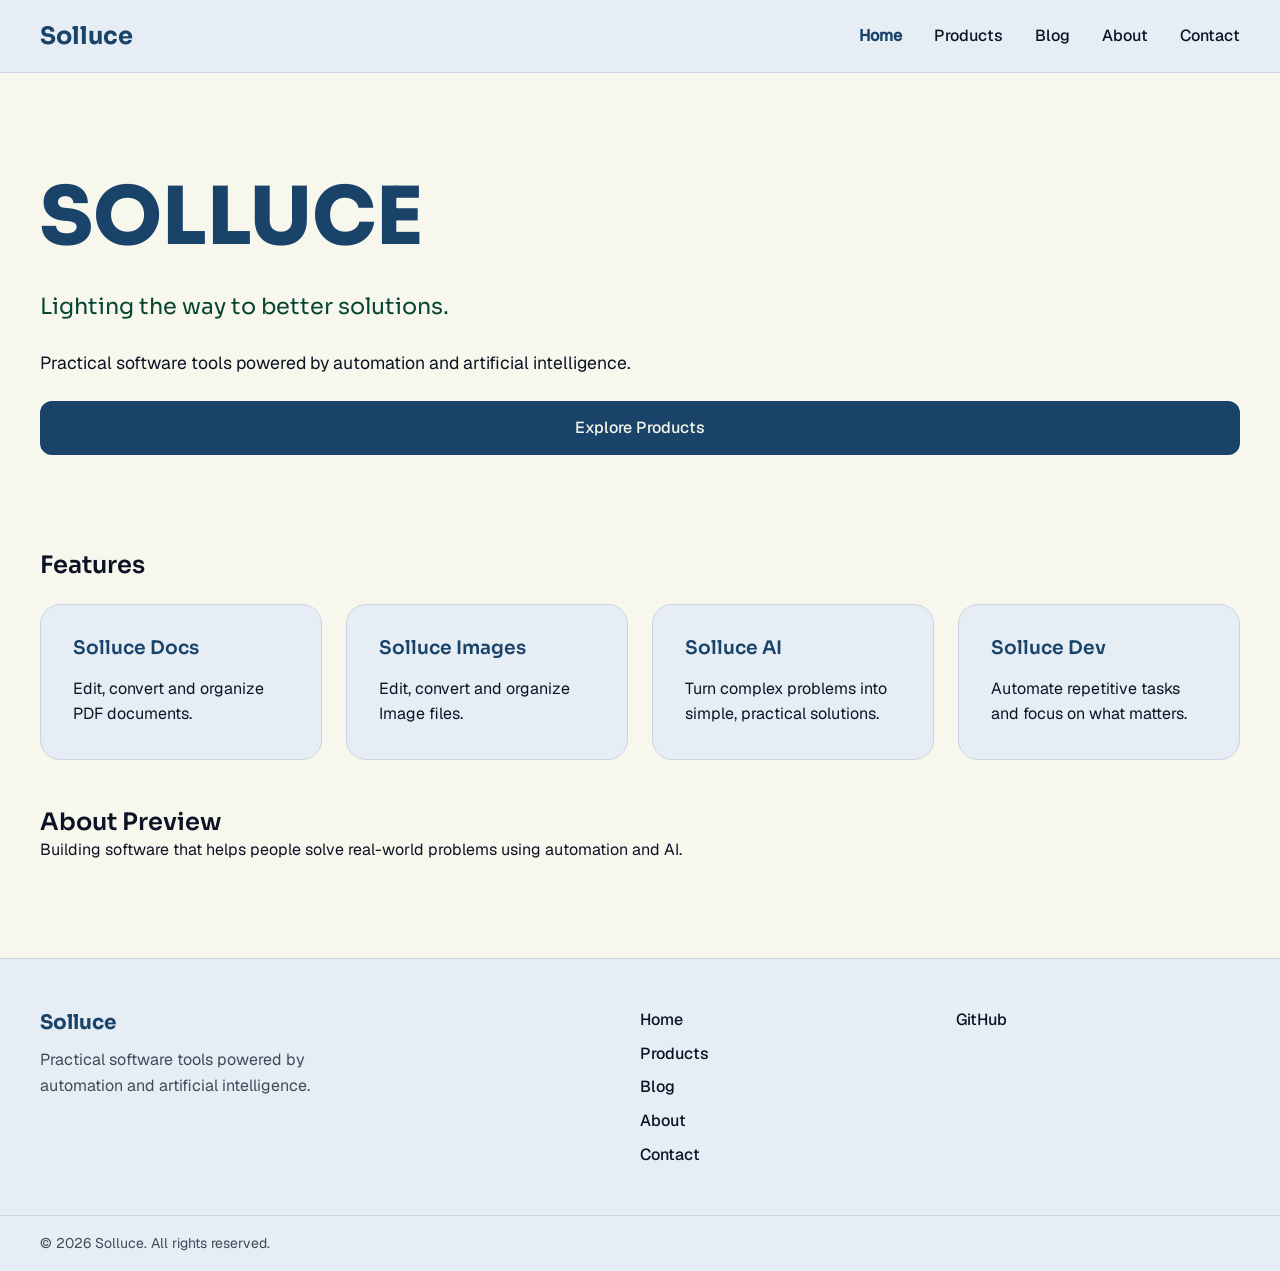
<file: index.html>
<!DOCTYPE html>
<html lang="en">
    <head>
        <meta charset="UTF-8">
        <meta name="viewport" content="width=device-width, initial-scale=1.0">
        <meta name="description" content="Solluce builds practical software tools powered by automation and artificial intelligence.">
        <link rel="stylesheet" href="assets/css/style.css">
        <title>Solluce</title>
    </head>
    <body>

        <a href="#main-content" class="visually-hidden">
            Skip to main content
        </a>

        <!-- Header -->
        <header>
            <div class="container">
                <nav aria-label="Main navigation">
                    <a href="index.html" aria-label="Solluce Home">
                        Solluce
                    </a>
                    <ul>
                        <li>
                            <a href="index.html" aria-current="page">
                                Home
                            </a>
                        </li>
                        <li>
                            <a href="pages/products.html">
                                Products
                            </a>
                        </li>
                        <li>
                            <a href="pages/blog.html">
                                Blog
                            </a>
                        </li>
                        <li>
                            <a href="pages/about.html">
                                About
                            </a>
                        </li>
                        <li>
                            <a href="pages/contact.html">
                                Contact
                            </a>
                        </li>
                    </ul>
                </nav>
            </div>
        </header>

        <main id="main-content">

            <!-- Hero Section -->
            <section class="hero">
                <div class="container">
                    <h1>SOLLUCE</h1>
                    <p class="hero-tagline">
                        Lighting the way to better solutions.
                    </p>
                    <p class="hero-description">
                        Practical software tools powered by automation and artificial intelligence.
                    </p>
                    <a class="button-primary" href="pages/products.html">
                        Explore Products
                    </a>
                </div>
            </section>

            <!-- Features -->
            <section class="features">
                <div class="container">
                    <h2>Features</h2>
                    <div class="card-grid">
                        <article class="card">
                            <div class="card-header">
                                <h3>Solluce Docs</h3>
                            </div>
                            <div class="card-body">
                                <p>
                                    Edit, convert and organize PDF documents.
                                </p>
                            </div>
                        </article>
                        <article class="card">
                            <div class="card-header">
                                <h3>Solluce Images</h3>
                            </div>
                            <div class="card-body">
                                <p>
                                    Edit, convert and organize Image files.
                                </p>
                            </div>
                        </article>
                        <article class="card">
                            <div class="card-header">
                                <h3>Solluce AI</h3>
                            </div>
                            <div class="card-body">
                                <p>
                                    Turn complex problems into simple, practical solutions.
                                </p>
                            </div>
                        </article>
                        <article class="card">
                            <div class="card-header">
                                <h3>Solluce Dev</h3>
                            </div>
                            <div class="card-body">
                                <p>
                                    Automate repetitive tasks and focus on what matters.
                                </p>
                            </div>
                        </article>
                    </div>
                </div>
            </section>

            <!-- About Preview -->
            <section class="about-preview">
                <div class="container">
                    <h2>About Preview</h2>
                    <p>Building software that helps people solve real-world problems using automation and AI.</p>
                </div>
            </section>

        </main>

        <footer>
            <div class="container footer-grid">

                <div class="footer-brand">
                    <a href="index.html" class="footer-logo">Solluce</a>
                    <p>Practical software tools powered by automation and artificial intelligence.</p>
                </div>

                <nav class="footer-nav" aria-label="Footer navigation">
                    <ul>
                        <li><a href="index.html">Home</a></li>
                        <li><a href="pages/products.html">Products</a></li>
                        <li><a href="pages/blog.html">Blog</a></li>
                        <li><a href="pages/about.html">About</a></li>
                        <li><a href="pages/contact.html">Contact</a></li>
                    </ul>
                </nav>

                <div class="footer-social">
                    <a href="https://github.com/Moein-azari/Solluce-web" target="_blank" rel="noopener noreferrer">GitHub</a>
                </div>

            </div>

            <div class="footer-bottom">
                <div class="container">
                    <p>&copy; 2026 Solluce. All rights reserved.</p>
                </div>
            </div>
        </footer>

    </body>
</html>
</file>
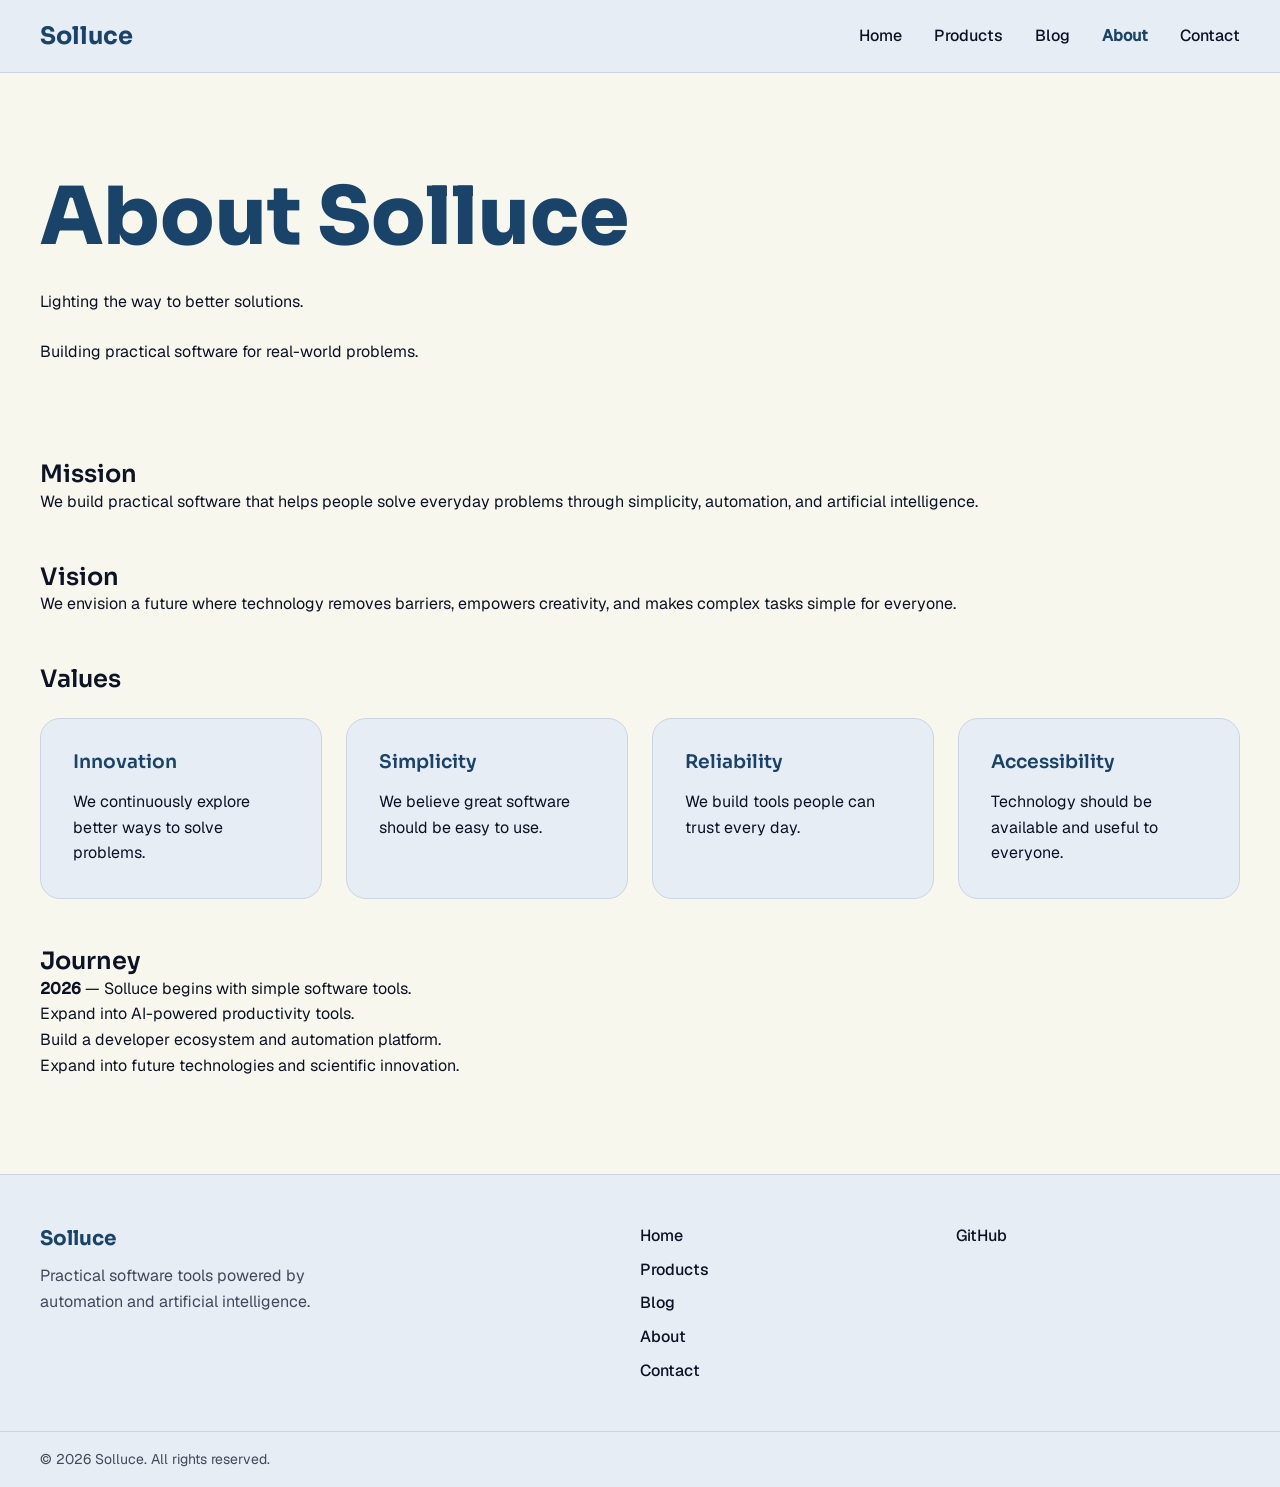
<file: pages/about.html>
<!DOCTYPE html>
<html lang="en">
    <head>
        <meta charset="UTF-8">
        <meta name="viewport" content="width=device-width, initial-scale=1.0">
        <meta name="description" content="Learn why Solluce exists — our mission, vision, and the values behind the software we build.">
        <link rel="stylesheet" href="../assets/css/style.css">
        <title>About - Solluce</title>
    </head>
    <body>

        <a href="#main-content" class="visually-hidden">
            Skip to main content
        </a>

        <!-- Header -->
        <header>
            <div class="container">
                <nav aria-label="Main navigation">
                    <a href="../index.html" aria-label="Solluce Home">
                        Solluce
                    </a>
                    <ul>
                        <li>
                            <a href="../index.html">
                                Home
                            </a>
                        </li>
                        <li>
                            <a href="products.html">
                                Products
                            </a>
                        </li>
                        <li>
                            <a href="blog.html">
                                Blog
                            </a>
                        </li>
                        <li>
                            <a href="about.html" aria-current="page">
                                About
                            </a>
                        </li>
                        <li>
                            <a href="contact.html">
                                Contact
                            </a>
                        </li>
                    </ul>
                </nav>
            </div>
        </header>

        <main id="main-content">

            <!-- Hero -->
            <section class="hero">
                <div class="container">
                    <h1>About Solluce</h1>
                    <p>Lighting the way to better solutions.</p>
                    <p>Building practical software for real-world problems.</p>
                </div>
            </section>

            <!-- Mission -->
            <section class="mission">
                <div class="container">
                    <h2>Mission</h2>
                    <p>We build practical software that helps people solve everyday problems through simplicity, automation, and artificial intelligence.</p>
                </div>
            </section>

            <!-- Vision -->
            <section class="vision">
                <div class="container">
                    <h2>Vision</h2>
                    <p>We envision a future where technology removes barriers, empowers creativity, and makes complex tasks simple for everyone.</p>
                </div>
            </section>

            <!-- Values -->
            <section class="values">
                <div class="container">
                    <h2>Values</h2>
                    <div class="card-grid">
                        <article class="card">
                            <div class="card-header">
                                <h3>Innovation</h3>
                            </div>
                            <div class="card-body">
                                <p>We continuously explore better ways to solve problems.</p>
                            </div>
                        </article>
                        <article class="card">
                            <div class="card-header">
                                <h3>Simplicity</h3>
                            </div>
                            <div class="card-body">
                                <p>We believe great software should be easy to use.</p>
                            </div>
                        </article>
                        <article class="card">
                            <div class="card-header">
                                <h3>Reliability</h3>
                            </div>
                            <div class="card-body">
                                <p>We build tools people can trust every day.</p>
                            </div>
                        </article>
                        <article class="card">
                            <div class="card-header">
                                <h3>Accessibility</h3>
                            </div>
                            <div class="card-body">
                                <p>Technology should be available and useful to everyone.</p>
                            </div>
                        </article>
                    </div>
                </div>
            </section>

            <!-- Timeline -->
            <section class="timeline">
                <div class="container">
                    <h2>Journey</h2>
                    <ol>
                        <li><strong>2026</strong> — Solluce begins with simple software tools.</li>
                        <li>Expand into AI-powered productivity tools.</li>
                        <li>Build a developer ecosystem and automation platform.</li>
                        <li>Expand into future technologies and scientific innovation.</li>
                    </ol>
                </div>
            </section>

        </main>

        <footer>
            <div class="container footer-grid">

                <div class="footer-brand">
                    <a href="../index.html" class="footer-logo">Solluce</a>
                    <p>Practical software tools powered by automation and artificial intelligence.</p>
                </div>

                <nav class="footer-nav" aria-label="Footer navigation">
                    <ul>
                        <li><a href="../index.html">Home</a></li>
                        <li><a href="products.html">Products</a></li>
                        <li><a href="blog.html">Blog</a></li>
                        <li><a href="about.html">About</a></li>
                        <li><a href="contact.html">Contact</a></li>
                    </ul>
                </nav>

                <div class="footer-social">
                    <a href="https://github.com/Moein-azari/Solluce-web" target="_blank" rel="noopener noreferrer">GitHub</a>
                </div>

            </div>

            <div class="footer-bottom">
                <div class="container">
                    <p>&copy; 2026 Solluce. All rights reserved.</p>
                </div>
            </div>
        </footer>

    </body>
</html>
</file>
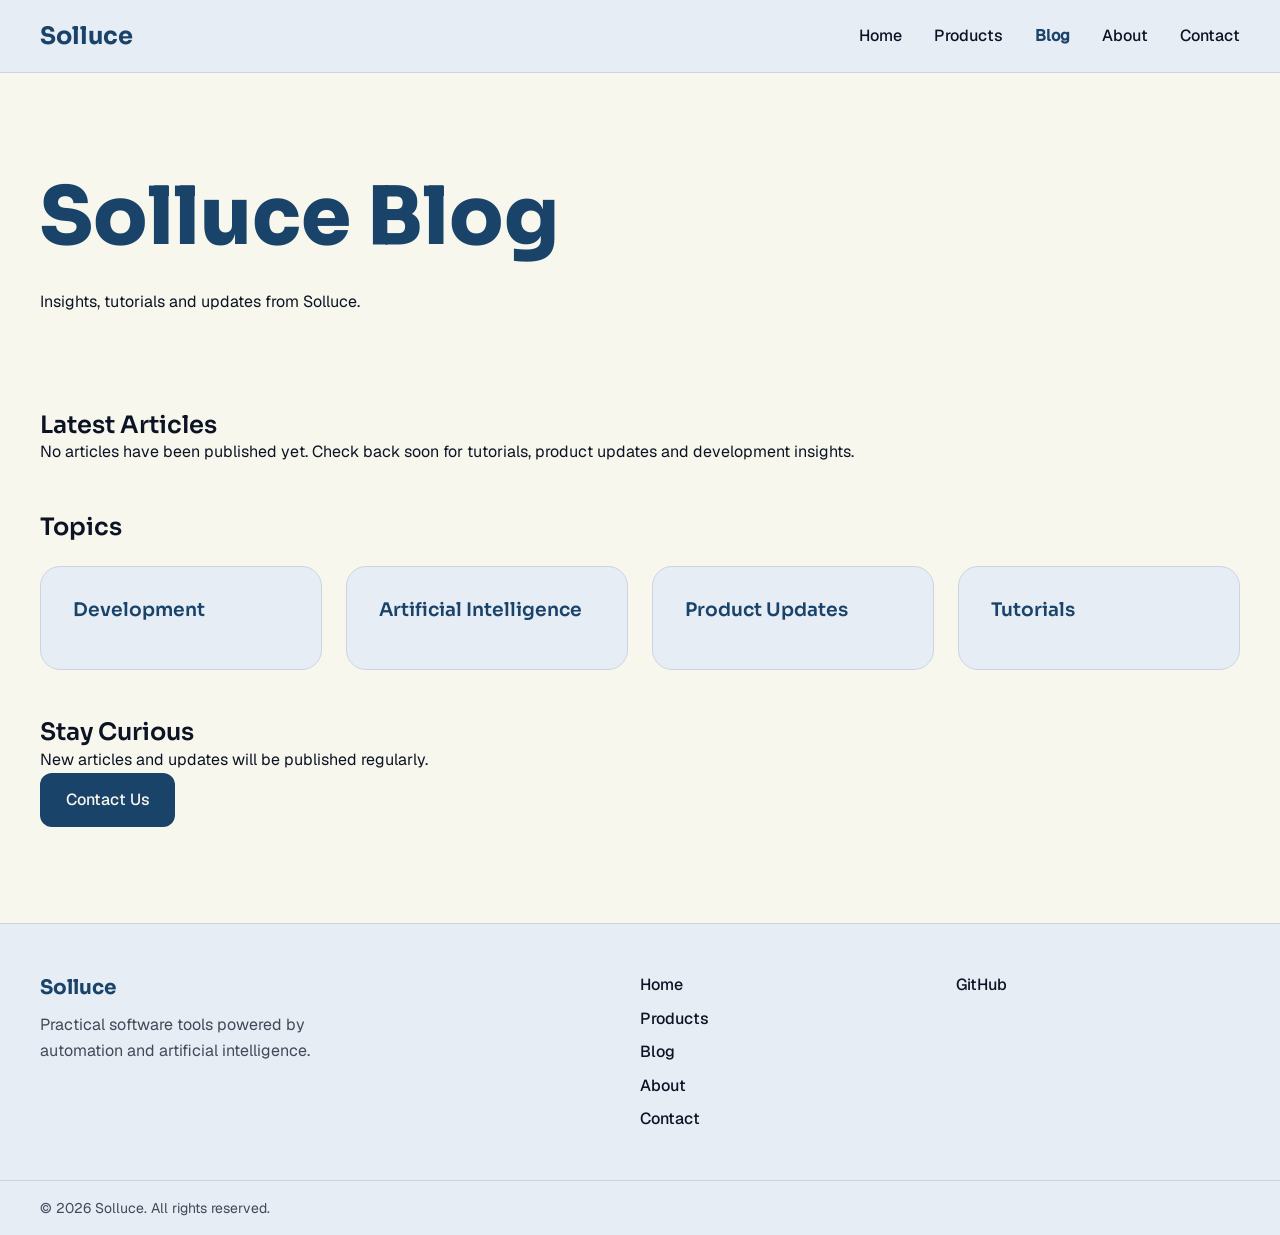
<file: pages/blog.html>
<!DOCTYPE html>
<html lang="en">
    <head>
        <meta charset="UTF-8">
        <meta name="viewport" content="width=device-width, initial-scale=1.0">
        <meta name="description" content="Insights, tutorials and updates from Solluce.">
        <link rel="stylesheet" href="../assets/css/style.css">
        <title>Blog - Solluce</title>
    </head>
    <body>

        <a href="#main-content" class="visually-hidden">
            Skip to main content
        </a>

        <!-- Header -->
        <header>
            <div class="container">
                <nav aria-label="Main navigation">
                    <a href="../index.html" aria-label="Solluce Home">Solluce</a>
                    <ul>
                        <li><a href="../index.html">Home</a></li>
                        <li><a href="products.html">Products</a></li>
                        <li><a href="blog.html" aria-current="page">Blog</a></li>
                        <li><a href="about.html">About</a></li>
                        <li><a href="contact.html">Contact</a></li>
                    </ul>
                </nav>
            </div>
        </header>

        <main id="main-content">

            <!-- Hero -->
            <section class="hero">
                <div class="container">
                    <h1>Solluce Blog</h1>
                    <p>Insights, tutorials and updates from Solluce.</p>
                </div>
            </section>

            <!-- Latest Articles -->
            <section class="latest-articles">
                <div class="container">
                    <h2>Latest Articles</h2>
                    <p>No articles have been published yet. Check back soon for tutorials, product updates and development insights.</p>
                </div>
            </section>

            <!-- Topics -->
            <section class="topics">
                <div class="container">
                    <h2>Topics</h2>
                    <div class="card-grid">
                        <article class="card">
                            <div class="card-header">
                                <h3>Development</h3>
                            </div>
                        </article>
                        <article class="card">
                            <div class="card-header">
                                <h3>Artificial Intelligence</h3>
                            </div>
                        </article>
                        <article class="card">
                            <div class="card-header">
                                <h3>Product Updates</h3>
                            </div>
                        </article>
                        <article class="card">
                            <div class="card-header">
                                <h3>Tutorials</h3>
                            </div>
                        </article>
                    </div>
                </div>
            </section>

            <!-- CTA -->
            <section class="cta">
                <div class="container">
                    <h2>Stay Curious</h2>
                    <p>New articles and updates will be published regularly.</p>
                    <a class="button-primary" href="contact.html">Contact Us</a>
                </div>
            </section>

        </main>

        <footer>
            <div class="container footer-grid">

                <div class="footer-brand">
                    <a href="../index.html" class="footer-logo">Solluce</a>
                    <p>Practical software tools powered by automation and artificial intelligence.</p>
                </div>

                <nav class="footer-nav" aria-label="Footer navigation">
                    <ul>
                        <li><a href="../index.html">Home</a></li>
                        <li><a href="products.html">Products</a></li>
                        <li><a href="blog.html">Blog</a></li>
                        <li><a href="about.html">About</a></li>
                        <li><a href="contact.html">Contact</a></li>
                    </ul>
                </nav>

                <div class="footer-social">
                    <a href="https://github.com/Moein-azari/Solluce-web" target="_blank" rel="noopener noreferrer">GitHub</a>
                </div>

            </div>

            <div class="footer-bottom">
                <div class="container">
                    <p>&copy; 2026 Solluce. All rights reserved.</p>
                </div>
            </div>
        </footer>

    </body>
</html>
</file>
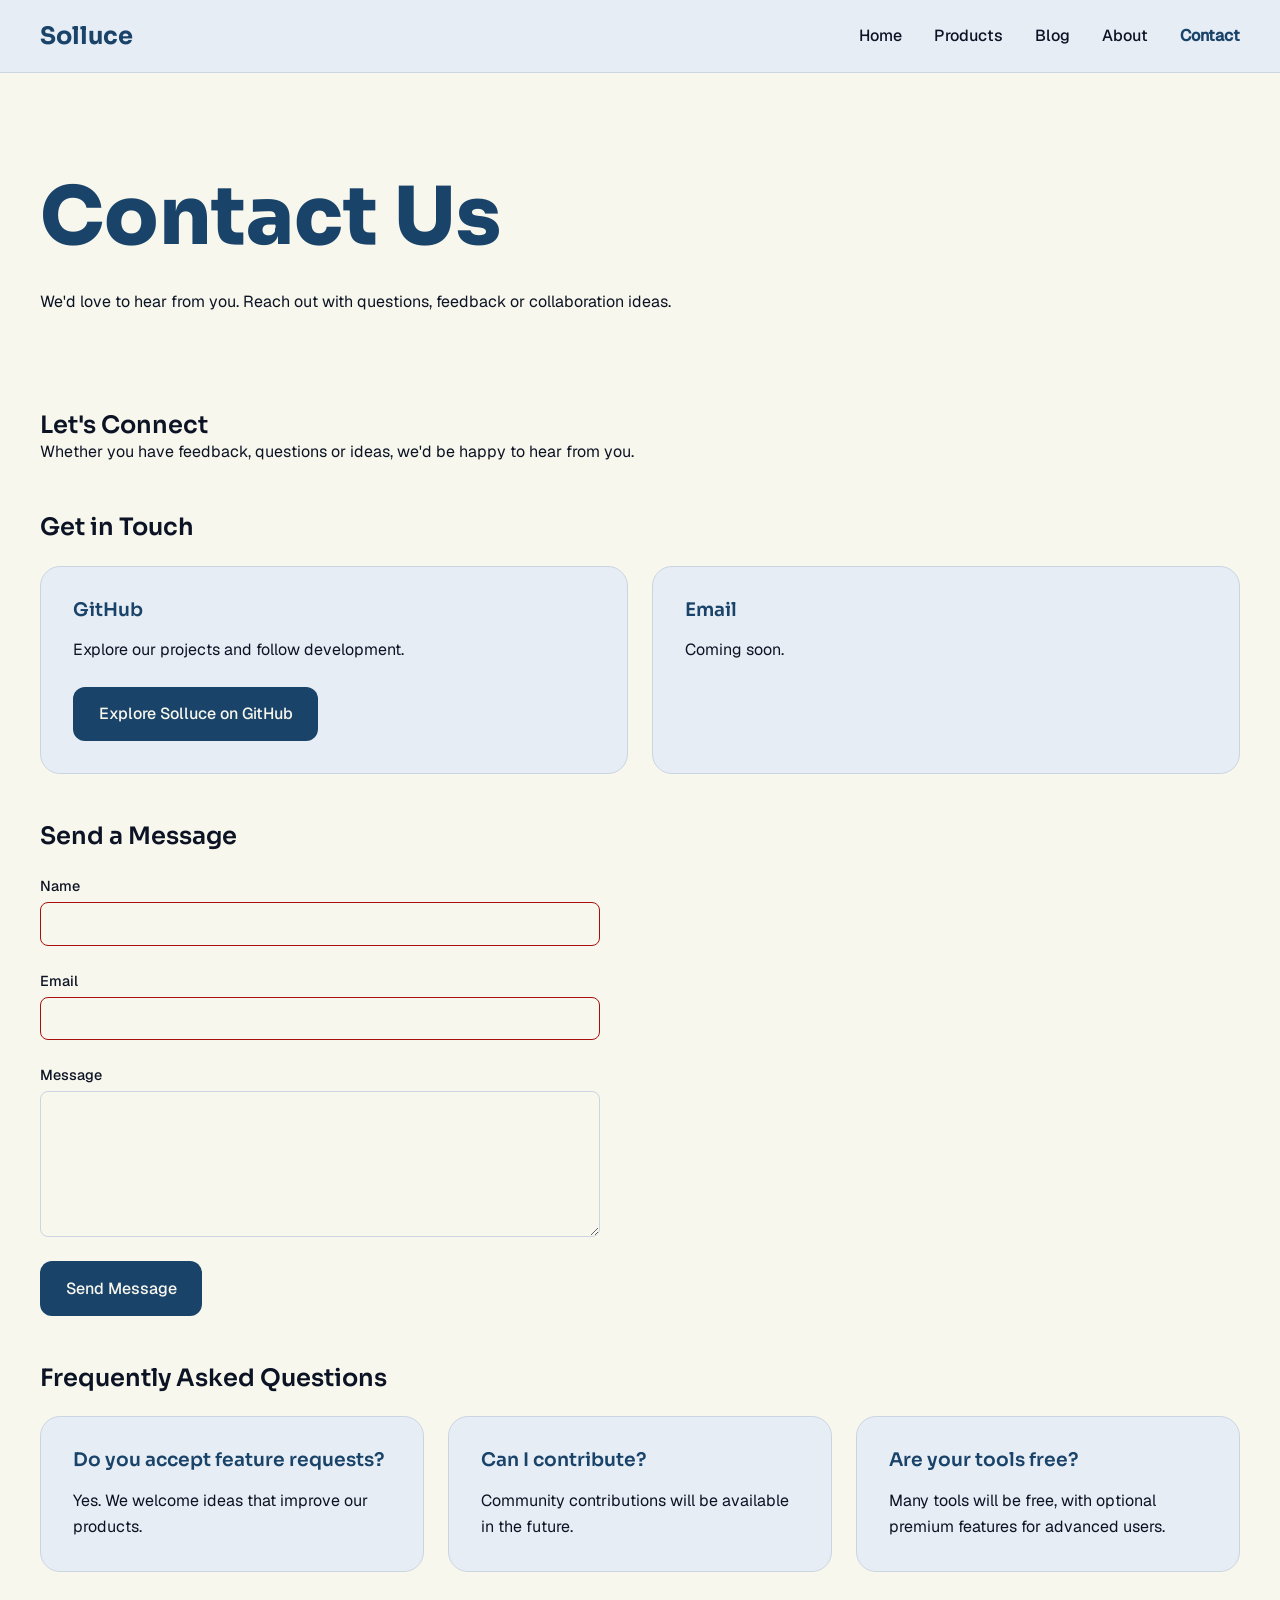
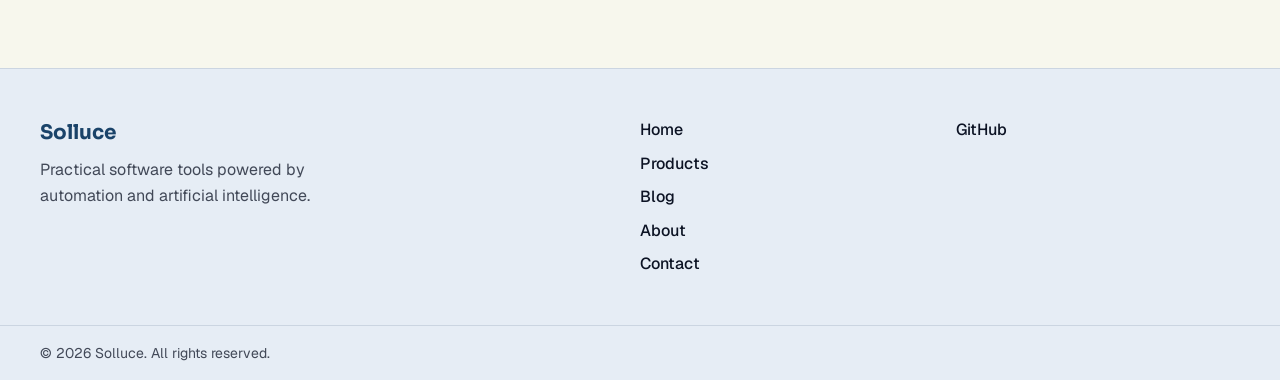
<file: pages/contact.html>
<!DOCTYPE html>
<html lang="en">
    <head>
        <meta charset="UTF-8">
        <meta name="viewport" content="width=device-width, initial-scale=1.0">
        <meta name="description" content="Get in touch with Solluce for questions, feedback or collaboration ideas.">
        <link rel="stylesheet" href="../assets/css/style.css">
        <title>Contact - Solluce</title>
    </head>
    <body>

        <a href="#main-content" class="visually-hidden">
            Skip to main content
        </a>

        <!-- Header -->
        <header>
            <div class="container">
                <nav aria-label="Main navigation">
                    <a href="../index.html" aria-label="Solluce Home">Solluce</a>
                    <ul>
                        <li><a href="../index.html">Home</a></li>
                        <li><a href="products.html">Products</a></li>
                        <li><a href="blog.html">Blog</a></li>
                        <li><a href="about.html">About</a></li>
                        <li><a href="contact.html" aria-current="page">Contact</a></li>
                    </ul>
                </nav>
            </div>
        </header>

        <main id="main-content">

            <!-- Hero -->
            <section class="hero">
                <div class="container">
                    <h1>Contact Us</h1>
                    <p>We'd love to hear from you. Reach out with questions, feedback or collaboration ideas.</p>
                </div>
            </section>

            <!-- Let's Connect -->
            <section class="intro">
                <div class="container">
                    <h2>Let's Connect</h2>
                    <p>Whether you have feedback, questions or ideas, we'd be happy to hear from you.</p>
                </div>
            </section>

            <!-- Contact Information -->
            <section class="contact-info">
                <div class="container">
                    <h2>Get in Touch</h2>
                    <div class="card-grid">
                        <article class="card">
                            <div class="card-header">
                                <h3>GitHub</h3>
                            </div>
                            <div class="card-body">
                                <p>Explore our projects and follow development.</p>
                            </div>
                            <div class="card-footer">
                                <a class="button-primary" href="https://github.com/Moein-azari/Solluce-web" target="_blank" rel="noopener noreferrer">Explore Solluce on GitHub</a>
                            </div>
                        </article>
                        <article class="card">
                            <div class="card-header">
                                <h3>Email</h3>
                            </div>
                            <div class="card-body">
                                <p>Coming soon.</p>
                            </div>
                        </article>
                    </div>
                </div>
            </section>

            <!-- Contact Form -->
            <section class="contact-form">
                <div class="container">
                    <h2>Send a Message</h2>
                    <form class="form" action="#" method="post">
                        <div class="form-group">
                            <label for="name">Name</label>
                            <input type="text" id="name" name="name" autocomplete="name" required>
                        </div>

                        <div class="form-group">
                            <label for="email">Email</label>
                            <input type="email" id="email" name="email" autocomplete="email" required>
                        </div>

                        <div class="form-group">
                            <label for="message">Message</label>
                            <textarea
                                id="message"
                                name="message"
                                rows="5"
                                placeholder="Write your message..."
                                required>
                            </textarea>
                        </div>

                        <button class="button-primary" type="submit">Send Message</button>
                    </form>
                </div>
            </section>

            <!-- FAQ -->
            <section class="faq">
                <div class="container">
                    <h2>Frequently Asked Questions</h2>
                    <div class="card-grid">
                        <article class="card">
                            <div class="card-header">
                                <h3>Do you accept feature requests?</h3>
                            </div>
                            <div class="card-body">
                                <p>Yes. We welcome ideas that improve our products.</p>
                            </div>
                        </article>
                        <article class="card">
                            <div class="card-header">
                                <h3>Can I contribute?</h3>
                            </div>
                            <div class="card-body">
                                <p>Community contributions will be available in the future.</p>
                            </div>
                        </article>
                        <article class="card">
                            <div class="card-header">
                                <h3>Are your tools free?</h3>
                            </div>
                            <div class="card-body">
                                <p>Many tools will be free, with optional premium features for advanced users.</p>
                            </div>
                        </article>
                    </div>
                </div>
            </section>

        </main>

        <footer>
            <div class="container footer-grid">

                <div class="footer-brand">
                    <a href="../index.html" class="footer-logo">Solluce</a>
                    <p>Practical software tools powered by automation and artificial intelligence.</p>
                </div>

                <nav class="footer-nav" aria-label="Footer navigation">
                    <ul>
                        <li><a href="../index.html">Home</a></li>
                        <li><a href="products.html">Products</a></li>
                        <li><a href="blog.html">Blog</a></li>
                        <li><a href="about.html">About</a></li>
                        <li><a href="contact.html">Contact</a></li>
                    </ul>
                </nav>

                <div class="footer-social">
                    <a href="https://github.com/Moein-azari/Solluce-web" target="_blank" rel="noopener noreferrer">GitHub</a>
                </div>

            </div>

            <div class="footer-bottom">
                <div class="container">
                    <p>&copy; 2026 Solluce. All rights reserved.</p>
                </div>
            </div>
        </footer>

    </body>
</html>
</file>
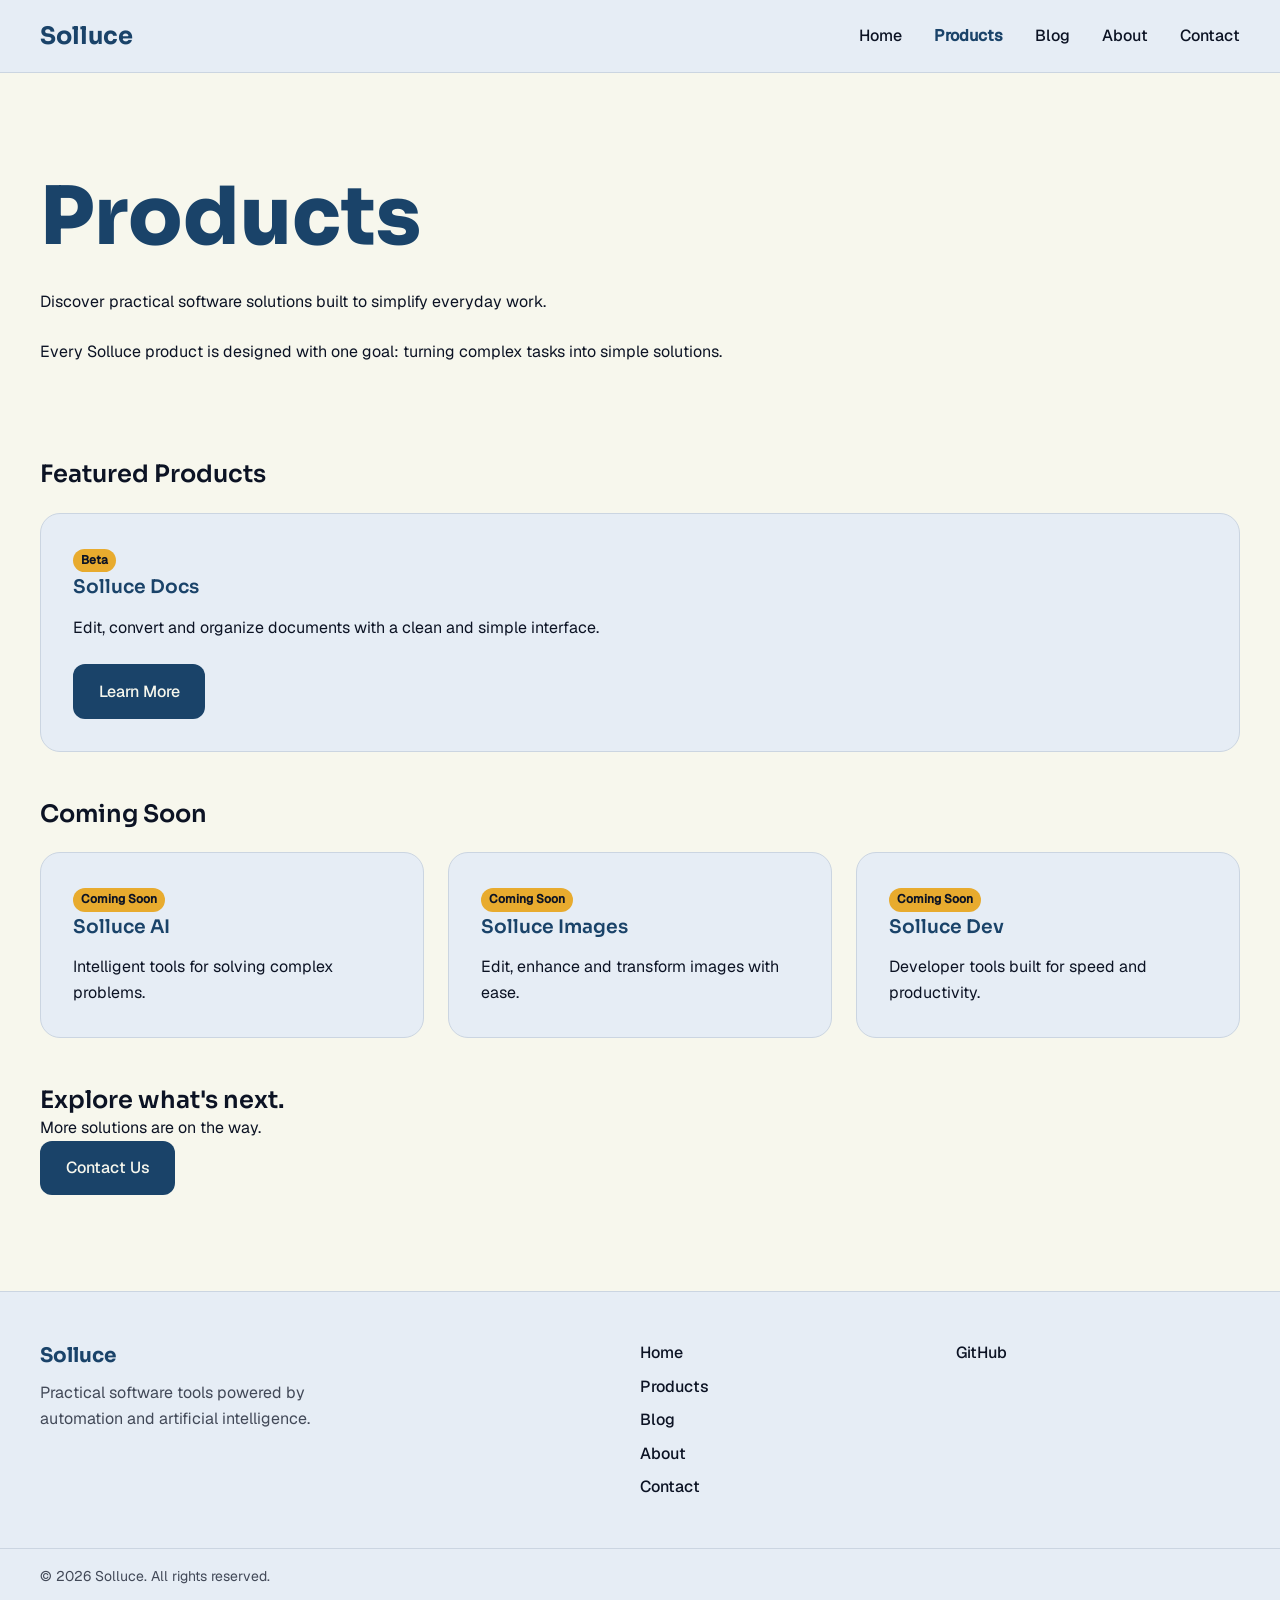
<file: pages/products.html>
<!DOCTYPE html>
<html lang="en">
    <head>
        <meta charset="UTF-8">
        <meta name="viewport" content="width=device-width, initial-scale=1.0">
        <meta name="description" content="Explore Solluce's practical software tools designed to simplify everyday tasks and solve real-world problems.">
        <link rel="stylesheet" href="../assets/css/style.css">
        <title>Products - Solluce</title>
    </head>
    <body>

        <a href="#main-content" class="visually-hidden">
            Skip to main content
        </a>

        <!-- Header -->
        <header>
            <div class="container">
                <nav aria-label="Main navigation">
                    <a href="../index.html" aria-label="Solluce Home">Solluce</a>
                    <ul>
                        <li><a href="../index.html">Home</a></li>
                        <li><a href="products.html" aria-current="page">Products</a></li>
                        <li><a href="blog.html">Blog</a></li>
                        <li><a href="about.html">About</a></li>
                        <li><a href="contact.html">Contact</a></li>
                    </ul>
                </nav>
            </div>
        </header>

        <main id="main-content">

            <!-- Hero -->
            <section class="hero">
                <div class="container">
                    <h1>Products</h1>
                    <p>Discover practical software solutions built to simplify everyday work.</p>
                    <p>Every Solluce product is designed with one goal: turning complex tasks into simple solutions.</p>
                </div>
            </section>

            <!-- Featured Products -->
            <section class="products">
                <div class="container">
                    <h2>Featured Products</h2>
                    <div class="card-grid">
                        <article class="card">
                            <div class="card-header">
                                <span class="card-badge" aria-label="Product status">Beta</span>
                                <h3>Solluce Docs</h3>
                            </div>
                            <div class="card-body">
                                <p>Edit, convert and organize documents with a clean and simple interface.</p>
                            </div>
                            <div class="card-footer">
                                <a class="button-primary" href="products/docs.html">Learn More</a>
                            </div>
                        </article>
                    </div>
                </div>
            </section>

            <!-- Coming Soon -->
            <section class="coming-soon">
                <div class="container">
                    <h2>Coming Soon</h2>
                    <div class="card-grid">
                        <article class="card">
                            <div class="card-header">
                                <span class="card-badge" aria-label="Product status">Coming Soon</span>
                                <h3>Solluce AI</h3>
                            </div>
                            <div class="card-body">
                                <p>Intelligent tools for solving complex problems.</p>
                            </div>
                        </article>
                        <article class="card">
                            <div class="card-header">
                                <span class="card-badge" aria-label="Product status">Coming Soon</span>
                                <h3>Solluce Images</h3>
                            </div>
                            <div class="card-body">
                                <p>Edit, enhance and transform images with ease.</p>
                            </div>
                        </article>
                        <article class="card">
                            <div class="card-header">
                                <span class="card-badge" aria-label="Product status">Coming Soon</span>
                                <h3>Solluce Dev</h3>
                            </div>
                            <div class="card-body">
                                <p>Developer tools built for speed and productivity.</p>
                            </div>
                        </article>
                    </div>
                </div>
            </section>

            <!-- CTA -->
            <section class="cta">
                <div class="container">
                    <h2>Explore what's next.</h2>
                    <p>More solutions are on the way.</p>
                    <a class="button-primary" href="contact.html">Contact Us</a>
                </div>
            </section>

        </main>

        <footer>
            <div class="container footer-grid">

                <div class="footer-brand">
                    <a href="../index.html" class="footer-logo">Solluce</a>
                    <p>Practical software tools powered by automation and artificial intelligence.</p>
                </div>

                <nav class="footer-nav" aria-label="Footer navigation">
                    <ul>
                        <li><a href="../index.html">Home</a></li>
                        <li><a href="products.html">Products</a></li>
                        <li><a href="blog.html">Blog</a></li>
                        <li><a href="about.html">About</a></li>
                        <li><a href="contact.html">Contact</a></li>
                    </ul>
                </nav>

                <div class="footer-social">
                    <a href="https://github.com/Moein-azari/Solluce-web" target="_blank" rel="noopener noreferrer">GitHub</a>
                </div>

            </div>

            <div class="footer-bottom">
                <div class="container">
                    <p>&copy; 2026 Solluce. All rights reserved.</p>
                </div>
            </div>
        </footer>

    </body>
</html>
</file>
<file: assets/css/style.css>
/* ===================================
   CSS RESET
=================================== */

*,
*::before,
*::after {
    box-sizing: border-box;
    margin: 0;
    padding: 0;
}

html {
    scroll-behavior: smooth;
}

@media (prefers-reduced-motion: reduce) {
    html {
        scroll-behavior: auto;
    }
}

body {
    min-height: 100vh;
}

img,
picture,
video,
canvas,
svg {
    display: block;
    max-width: 100%;
}

input,
button,
textarea,
select {
    font: inherit;
}

button {
    cursor: pointer;
    border: none;
    background: none;
}

a {
    color: inherit;
    text-decoration: none;
}

ul,
ol {
    list-style: none;
}


/* ===================================
   FONT FACES
=================================== */

@font-face {
    font-family: "Sora";
    src: url("../fonts/sora/sora-400.woff2") format("woff2");
    font-weight: 400;
    font-style: normal;
    font-display: swap;
}

@font-face {
    font-family: "Sora";
    src: url("../fonts/sora/sora-600.woff2") format("woff2");
    font-weight: 600;
    font-style: normal;
    font-display: swap;
}

@font-face {
    font-family: "Sora";
    src: url("../fonts/sora/sora-700.woff2") format("woff2");
    font-weight: 700;
    font-style: normal;
    font-display: swap;
}

@font-face {
    font-family: "Sora";
    src: url("../fonts/sora/sora-800.woff2") format("woff2");
    font-weight: 800;
    font-style: normal;
    font-display: swap;
}

@font-face {
    font-family: "Geist";
    src: url("../fonts/geist/geist-400.woff2") format("woff2");
    font-weight: 400;
    font-style: normal;
    font-display: swap;
}

@font-face {
    font-family: "Geist";
    src: url("../fonts/geist/geist-500.woff2") format("woff2");
    font-weight: 500;
    font-style: normal;
    font-display: swap;
}

@font-face {
    font-family: "JetBrains Mono";
    src: url("../fonts/jetbrains-mono/jetbrains-mono-400.woff2") format("woff2");
    font-weight: 400;
    font-style: normal;
    font-display: swap;
}


/* ===================================
   DESIGN TOKENS
=================================== */

:root {

    /* Brand Colors */
    --primary: #1A4369;
    --secondary: #064530;
    --accent: #E8AB2E;

    --background-primary: #F7F7ED;
    --surface-primary: #E6EDF5;

    --text-primary: #0C1324;
    --border-color: #CBD5E1;

    --success: #22C55E;
    --warning: #F59E0B;
    --error: #AB0E0E;

    /* Typography */
    --font-heading: "Sora", sans-serif;
    --font-body: "Geist", sans-serif;
    --font-code: "JetBrains Mono", monospace;

    --font-light: 300;
    --font-regular: 400;
    --font-medium: 500;
    --font-semibold: 600;
    --font-bold: 700;
    --font-extrabold: 800;

    /* Spacing */
    --space-xs: 4px;
    --space-sm: 8px;
    --space-md: 16px;
    --space-lg: 24px;
    --space-xl: 32px;
    --space-2xl: 48px;

    /* Radius */
    --radius-xs: 4px;
    --radius-sm: 8px;
    --radius-md: 12px;
    --radius-lg: 20px;
    --radius-full: 9999px;

    /* Transitions */
    --transition-fast: 150ms ease;
    --transition-normal: 250ms ease;
    --transition-slow: 400ms ease;

    /* Shadows */
    --shadow-sm: 0 2px 4px rgba(0,0,0,.08);
    --shadow-md: 0 8px 24px rgba(0,0,0,.10);
    --shadow-lg: 0 16px 40px rgba(0,0,0,.15);

    /* Layout */
    --container-width: 1200px;
}


/* ===================================
   GLOBAL STYLES
=================================== */

body {
    background-color: var(--background-primary);
    color: var(--text-primary);
    font-family: var(--font-body);
    font-weight: var(--font-regular);
    line-height: 1.6;
}

::selection {
    background-color: var(--accent);
    color: var(--background-primary);
}


/* ===================================
   TYPOGRAPHY
=================================== */

h1,
h2,
h3,
h4,
h5,
h6 {
    font-family: var(--font-heading);
    line-height: 1.2;
}

h1 {
    font-weight: var(--font-bold);
}

h2,
h3 {
    font-weight: var(--font-semibold);
}

code,
pre {
    font-family: var(--font-code);
}


/* ===================================
   LAYOUT
=================================== */

.container {
    width: min(100% - 2rem, var(--container-width));
    margin-inline: auto;
}

main section {
    padding-block: var(--space-2xl);
}

main section + section {
    padding-top: 0;
}

/* ===================================
   COMPONENTS
=================================== */

/* --- Header & Navigation --- */

header {
    background-color: var(--surface-primary);
    border-bottom: 1px solid var(--border-color);
}

header nav {
    display: flex;
    align-items: center;
    justify-content: space-between;
    min-height: 72px;
}

header nav > a {
    font-family: var(--font-heading);
    font-size: 1.5rem;
    font-weight: var(--font-bold);
    color: var(--primary);
}

header ul {
    display: flex;
    align-items: center;
    gap: var(--space-xl);
}

header ul a {
    font-family: var(--font-body);
    font-weight: var(--font-medium);
    transition: color var(--transition-fast);
}

header ul a:hover {
    color: var(--primary);
}

header a[aria-current="page"] {
    color: var(--primary);
    font-weight: var(--font-semibold);
}


/* --- Hero --- */

.hero {
    padding-block: 6rem;
}

.hero .container {
    display: flex;
    flex-direction: column;
    gap: var(--space-lg);
}

.hero h1 {
    font-size: clamp(3rem, 8vw, 5rem);
    font-weight: var(--font-extrabold);
    color: var(--primary);
}

.hero-tagline {
    font-family: var(--font-heading);
    font-size: 1.4rem;
    color: var(--secondary);
}

.hero-description {
    max-width: 650px;
    font-size: 1.1rem;
    color: var(--text-primary);
}


/* --- Buttons --- */

.button-primary {
    display: inline-flex;
    align-items: center;
    justify-content: center;
    padding: 0.9rem 1.6rem;
    border-radius: var(--radius-md);
    background-color: var(--primary);
    color: var(--background-primary);
    font-family: var(--font-body);
    font-weight: var(--font-medium);
    transition:
        background-color var(--transition-fast),
        transform var(--transition-fast);
}

.button-primary:hover {
    background-color: var(--secondary);
    transform: translateY(-2px);
}

.button-primary:active {
    transform: translateY(0);
}

.button-primary:focus-visible {
    outline: 2px solid var(--accent);
    outline-offset: 3px;
}


/* --- Cards --- */

.card-grid {
    display: grid;
    gap: var(--space-lg);
    grid-template-columns: repeat(auto-fit, minmax(260px, 1fr));
    margin-top: var(--space-lg);
}

.card {
    padding: var(--space-xl);
    border: 1px solid var(--border-color);
    border-radius: var(--radius-lg);
    background: var(--surface-primary);
    transition:
        transform var(--transition-fast),
        box-shadow var(--transition-fast);
}

.card:hover {
    transform: translateY(-4px);
    box-shadow: var(--shadow-md);
}

.card-header {
    margin-bottom: var(--space-md);
}

.card-header h3 {
    color: var(--primary);
}

.card-body p {
    color: var(--text-primary);
}

.card-footer {
    margin-top: var(--space-lg);
}

.card-badge {
    display: inline-block;
    background-color: var(--accent);
    color: var(--text-primary);
    font-size: 0.75rem;
    font-weight: var(--font-semibold);
    padding: 2px var(--space-sm);
    border-radius: var(--radius-full);
    margin-bottom: var(--space-xs);
}


/* --- Footer --- */

footer {
    background-color: var(--surface-primary);
    border-top: 1px solid var(--border-color);
    margin-top: var(--space-2xl);
}

.footer-grid {
    display: grid;
    grid-template-columns: 2fr 1fr 1fr;
    gap: var(--space-xl);
    padding-block: var(--space-2xl);
}

.footer-brand .footer-logo {
    font-family: var(--font-heading);
    font-size: 1.25rem;
    font-weight: var(--font-bold);
    color: var(--primary);
}

.footer-brand p {
    margin-top: var(--space-sm);
    max-width: 320px;
    color: var(--text-primary);
    opacity: 0.75;
}

.footer-nav ul {
    display: flex;
    flex-direction: column;
    gap: var(--space-sm);
}

.footer-nav a,
.footer-social a {
    font-weight: var(--font-medium);
    transition: color var(--transition-fast);
}

.footer-nav a:hover,
.footer-social a:hover {
    color: var(--primary);
}

.footer-bottom {
    border-top: 1px solid var(--border-color);
}

.footer-bottom .container {
    padding-block: var(--space-md);
    font-size: 0.875rem;
    opacity: 0.75;
}


/* --- Forms --- */

.form {
    display: flex;
    flex-direction: column;
    gap: var(--space-lg);
    max-width: 560px;
    margin-top: var(--space-lg);
}

.form-group {
    display: flex;
    flex-direction: column;
    gap: var(--space-xs);
}

.form-group label {
    font-weight: var(--font-medium);
    font-size: 0.9rem;
    color: var(--text-primary);
}

.form-group input,
.form-group textarea {
    padding: var(--space-sm) var(--space-md);
    border: 1px solid var(--border-color);
    border-radius: var(--radius-sm);
    background-color: var(--background-primary);
    color: var(--text-primary);
    transition:
        border-color var(--transition-fast),
        box-shadow var(--transition-fast);
}

.form-group textarea {
    resize: vertical;
    min-height: 120px;
}

.form-group input:focus,
.form-group textarea:focus {
    outline: none;
    border-color: var(--primary);
    box-shadow: 0 0 0 3px rgba(26, 67, 105, 0.15);
}

.form-group input:invalid:not(:placeholder-shown),
.form-group textarea:invalid:not(:placeholder-shown) {
    border-color: var(--error);
}

.form .button-primary {
    align-self: flex-start;
}


/* ===================================
   UTILITIES
=================================== */

.text-center {
    text-align: center;
}

.text-primary {
    color: var(--primary);
}

.text-secondary {
    color: var(--secondary);
}

.text-muted {
    opacity: 0.75;
}

.hidden {
    display: none;
}

.visually-hidden {
    position: absolute;
    width: 1px;
    height: 1px;
    padding: 0;
    margin: -1px;
    overflow: hidden;
    clip: rect(0, 0, 0, 0);
    white-space: nowrap;
    border: 0;
}


/* ===================================
   RESPONSIVE
=================================== */

/* Tablet (≤1024px) */
@media (max-width: 1024px) {

    .footer-grid {
        grid-template-columns: 1fr 1fr;
    }

    .footer-social {
        grid-column: span 2;
    }

}

/* Mobile (≤768px) */
@media (max-width: 768px) {

    /* Navbar */
    header nav {
        flex-wrap: wrap;
        gap: var(--space-md);
        min-height: auto;
        padding-block: var(--space-md);
    }

    header ul {
        flex-wrap: wrap;
        gap: var(--space-md);
        width: 100%;
        justify-content: center;
    }

    /* Hero */
    .hero {
        padding-block: 3rem;
    }

    .hero h1 {
        font-size: clamp(2.5rem, 12vw, 3.5rem);
    }

    /* Cards */
    .card-grid {
        grid-template-columns: 1fr;
    }

    /* Footer */
    .footer-grid {
        grid-template-columns: 1fr;
        text-align: center;
    }

    .footer-social {
        grid-column: auto;
    }

    .footer-nav ul {
        align-items: center;
    }

    .footer-brand p {
        margin-inline: auto;
    }

}

/* Small Mobile (≤480px) */
@media (max-width: 480px) {

    .button-primary {
        width: 100%;
    }

    .hero .button-primary {
        align-self: stretch;
    }

}
</file>
